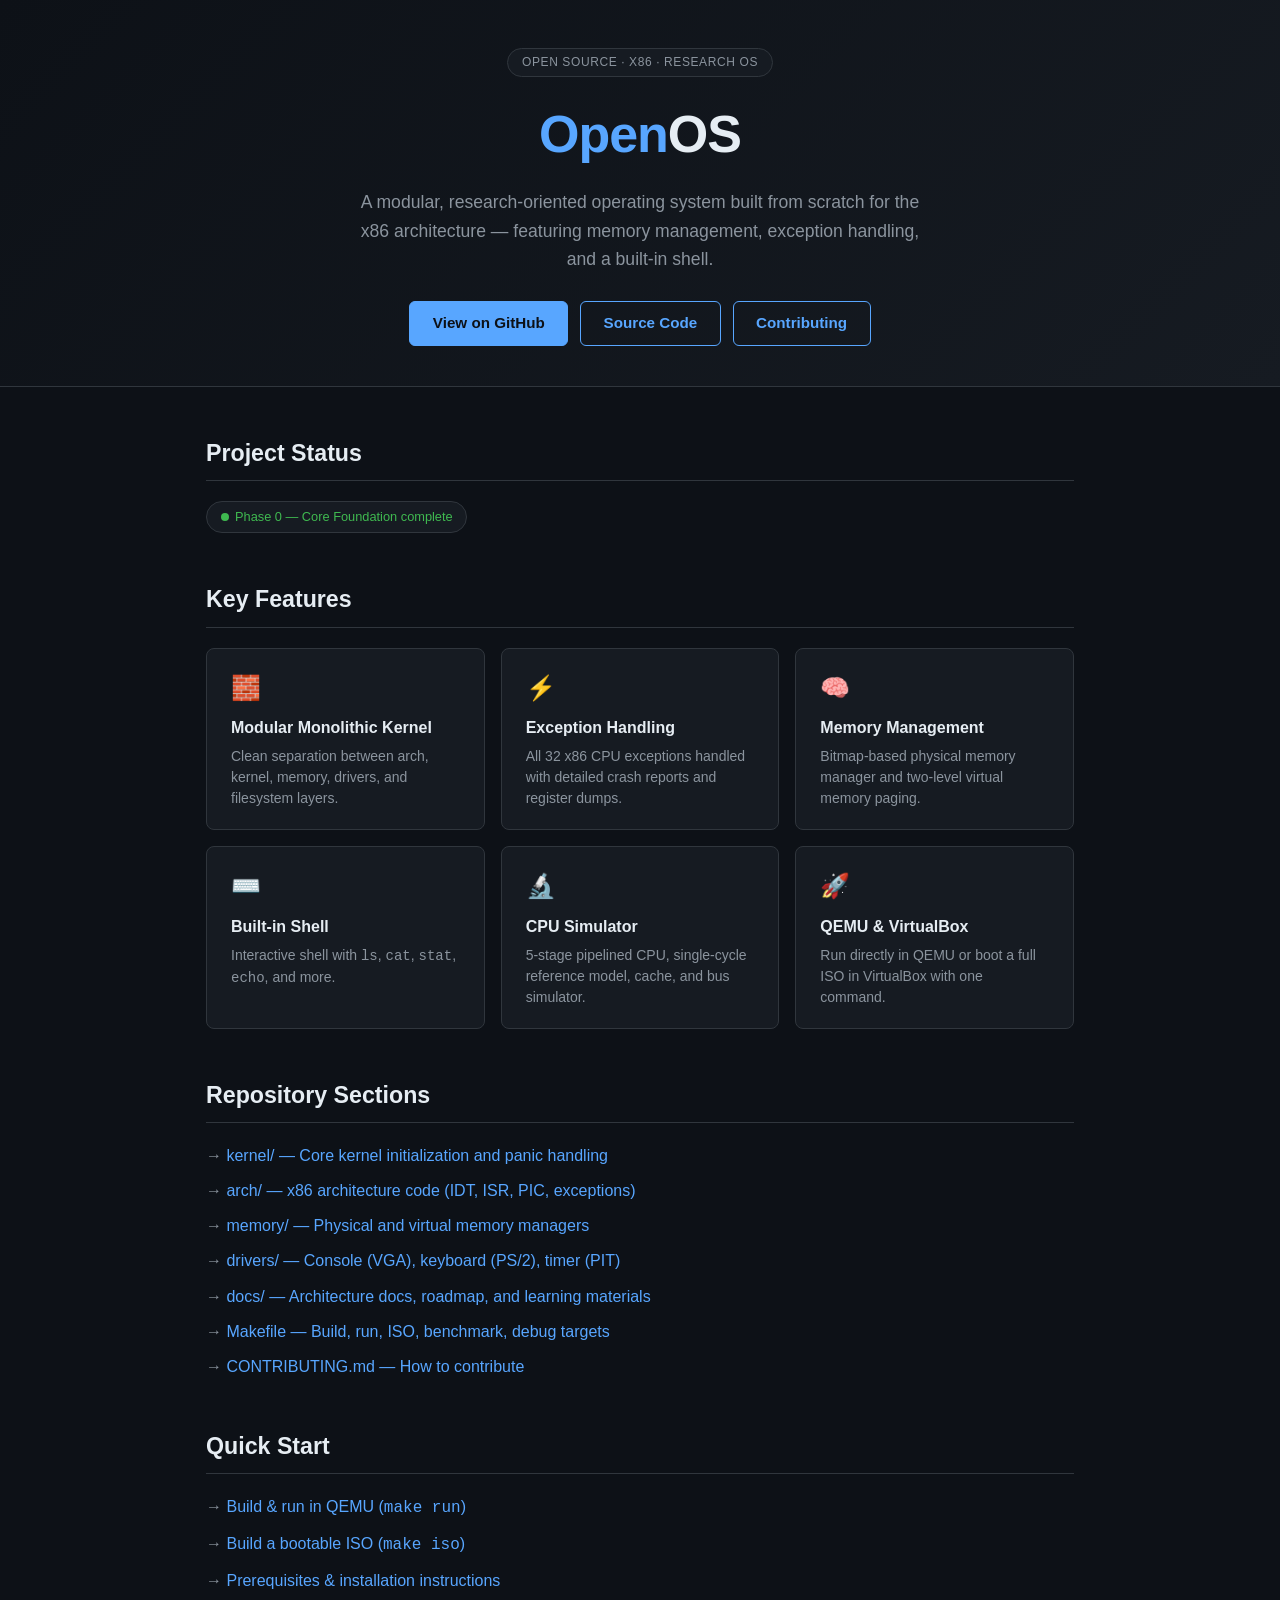
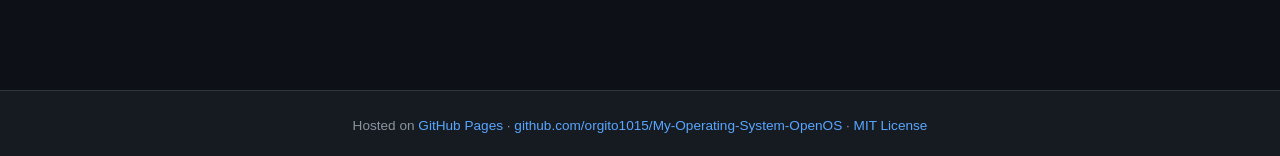
<file: docs/index.html>
<!DOCTYPE html>
<html lang="en">
<head>
  <meta charset="UTF-8" />
  <meta name="viewport" content="width=device-width, initial-scale=1.0" />
  <meta name="description" content="OpenOS — an open-source research operating system built from scratch for x86." />
  <title>OpenOS — Advanced Research Kernel</title>
  <link rel="stylesheet" href="assets/style.css" />
</head>
<body>

  <a class="skip-link" href="#main-content">Skip to main content</a>

  <!-- ── Hero / Header ── -->
  <header>
    <div class="hero-badge">Open Source · x86 · Research OS</div>
    <h1><span>Open</span>OS</h1>
    <p class="tagline">
      A modular, research-oriented operating system built from scratch for the
      x86 architecture — featuring memory management, exception handling, and
      a built-in shell.
    </p>
    <nav class="hero-actions" aria-label="Primary">
      <a class="btn btn-primary"
         href="https://github.com/orgito1015/My-Operating-System-OpenOS">
        View on GitHub
      </a>
      <a class="btn btn-secondary"
         href="https://github.com/orgito1015/My-Operating-System-OpenOS/tree/main/kernel">
        Source Code
      </a>
      <a class="btn btn-secondary"
         href="https://github.com/orgito1015/My-Operating-System-OpenOS/blob/main/CONTRIBUTING.md">
        Contributing
      </a>
    </nav>
  </header>

  <!-- ── Main Content ── -->
  <main id="main-content">

    <!-- Status -->
    <section aria-labelledby="status-heading">
      <h2 id="status-heading">Project Status</h2>
      <span class="status">Phase&nbsp;0 — Core Foundation complete</span>
    </section>

    <!-- Feature highlights -->
    <section aria-labelledby="features-heading">
      <h2 id="features-heading">Key Features</h2>
      <div class="card-grid">

        <div class="card">
          <div class="card-icon" aria-hidden="true">🧱</div>
          <h3>Modular Monolithic Kernel</h3>
          <p>Clean separation between arch, kernel, memory, drivers, and filesystem layers.</p>
        </div>

        <div class="card">
          <div class="card-icon" aria-hidden="true">⚡</div>
          <h3>Exception Handling</h3>
          <p>All 32 x86 CPU exceptions handled with detailed crash reports and register dumps.</p>
        </div>

        <div class="card">
          <div class="card-icon" aria-hidden="true">🧠</div>
          <h3>Memory Management</h3>
          <p>Bitmap-based physical memory manager and two-level virtual memory paging.</p>
        </div>

        <div class="card">
          <div class="card-icon" aria-hidden="true">⌨️</div>
          <h3>Built-in Shell</h3>
          <p>Interactive shell with <code>ls</code>, <code>cat</code>, <code>stat</code>, <code>echo</code>, and more.</p>
        </div>

        <div class="card">
          <div class="card-icon" aria-hidden="true">🔬</div>
          <h3>CPU Simulator</h3>
          <p>5-stage pipelined CPU, single-cycle reference model, cache, and bus simulator.</p>
        </div>

        <div class="card">
          <div class="card-icon" aria-hidden="true">🚀</div>
          <h3>QEMU &amp; VirtualBox</h3>
          <p>Run directly in QEMU or boot a full ISO in VirtualBox with one command.</p>
        </div>

      </div>
    </section>

    <!-- Repository sections -->
    <section aria-labelledby="repo-heading">
      <h2 id="repo-heading">Repository Sections</h2>
      <ul class="link-list">
        <li>
          <a href="https://github.com/orgito1015/My-Operating-System-OpenOS/tree/main/kernel">
            kernel/ — Core kernel initialization and panic handling
          </a>
        </li>
        <li>
          <a href="https://github.com/orgito1015/My-Operating-System-OpenOS/tree/main/arch">
            arch/ — x86 architecture code (IDT, ISR, PIC, exceptions)
          </a>
        </li>
        <li>
          <a href="https://github.com/orgito1015/My-Operating-System-OpenOS/tree/main/memory">
            memory/ — Physical and virtual memory managers
          </a>
        </li>
        <li>
          <a href="https://github.com/orgito1015/My-Operating-System-OpenOS/tree/main/drivers">
            drivers/ — Console (VGA), keyboard (PS/2), timer (PIT)
          </a>
        </li>
        <li>
          <a href="https://github.com/orgito1015/My-Operating-System-OpenOS/tree/main/docs">
            docs/ — Architecture docs, roadmap, and learning materials
          </a>
        </li>
        <li>
          <a href="https://github.com/orgito1015/My-Operating-System-OpenOS/blob/main/Makefile">
            Makefile — Build, run, ISO, benchmark, debug targets
          </a>
        </li>
        <li>
          <a href="https://github.com/orgito1015/My-Operating-System-OpenOS/blob/main/CONTRIBUTING.md">
            CONTRIBUTING.md — How to contribute
          </a>
        </li>
      </ul>
    </section>

    <!-- Quick start -->
    <section aria-labelledby="quickstart-heading">
      <h2 id="quickstart-heading">Quick Start</h2>
      <ul class="link-list">
        <li>
          <a href="https://github.com/orgito1015/My-Operating-System-OpenOS#-quick-start">
            Build &amp; run in QEMU (<code>make run</code>)
          </a>
        </li>
        <li>
          <a href="https://github.com/orgito1015/My-Operating-System-OpenOS#build-bootable-iso">
            Build a bootable ISO (<code>make iso</code>)
          </a>
        </li>
        <li>
          <a href="https://github.com/orgito1015/My-Operating-System-OpenOS#-build--run">
            Prerequisites &amp; installation instructions
          </a>
        </li>
      </ul>
    </section>

  </main>

  <!-- ── Footer ── -->
  <footer>
    <p>
      Hosted on
      <a href="https://pages.github.com/" rel="noopener noreferrer">GitHub Pages</a>
      ·
      <a href="https://github.com/orgito1015/My-Operating-System-OpenOS" rel="noopener noreferrer">
        github.com/orgito1015/My-Operating-System-OpenOS
      </a>
      ·
      <a href="https://github.com/orgito1015/My-Operating-System-OpenOS/blob/main/LICENSE" rel="noopener noreferrer">
        MIT License
      </a>
    </p>
  </footer>

</body>
</html>
</file>
<file: docs/assets/style.css>
/* OpenOS GitHub Pages — minimal stylesheet */

*, *::before, *::after {
  box-sizing: border-box;
  margin: 0;
  padding: 0;
}

:root {
  --color-bg: #0d1117;
  --color-surface: #161b22;
  --color-border: #30363d;
  --color-accent: #58a6ff;
  --color-accent-hover: #79c0ff;
  --color-text: #e6edf3;
  --color-text-muted: #8b949e;
  --color-success: #3fb950;
  --font-sans: -apple-system, BlinkMacSystemFont, "Segoe UI", Helvetica, Arial, sans-serif;
  --font-mono: "SFMono-Regular", Consolas, "Liberation Mono", Menlo, monospace;
}

html {
  scroll-behavior: smooth;
}

body {
  background-color: var(--color-bg);
  color: var(--color-text);
  font-family: var(--font-sans);
  font-size: 1rem;
  line-height: 1.6;
  min-height: 100vh;
  display: flex;
  flex-direction: column;
}

/* ── Skip link (accessibility) ── */
.skip-link {
  position: absolute;
  left: -9999px;
  top: auto;
  width: 1px;
  height: 1px;
  overflow: hidden;
}
.skip-link:focus {
  position: fixed;
  top: 0.5rem;
  left: 0.5rem;
  width: auto;
  height: auto;
  padding: 0.5rem 1rem;
  background: var(--color-accent);
  color: #000;
  border-radius: 4px;
  z-index: 9999;
  font-weight: 600;
}

/* ── Header / hero ── */
header {
  background: linear-gradient(135deg, #0d1117 0%, #161b22 100%);
  border-bottom: 1px solid var(--color-border);
  padding: 3rem 1rem 2.5rem;
  text-align: center;
}

.hero-badge {
  display: inline-block;
  background: var(--color-surface);
  border: 1px solid var(--color-border);
  border-radius: 9999px;
  padding: 0.25rem 0.85rem;
  font-size: 0.75rem;
  color: var(--color-text-muted);
  letter-spacing: 0.05em;
  text-transform: uppercase;
  margin-bottom: 1rem;
}

header h1 {
  font-size: clamp(2rem, 5vw, 3.25rem);
  font-weight: 800;
  letter-spacing: -0.02em;
  color: var(--color-text);
  margin-bottom: 0.75rem;
}

header h1 span {
  color: var(--color-accent);
}

header p.tagline {
  font-size: 1.1rem;
  color: var(--color-text-muted);
  max-width: 560px;
  margin: 0 auto 1.75rem;
}

.hero-actions {
  display: flex;
  flex-wrap: wrap;
  gap: 0.75rem;
  justify-content: center;
}

.btn {
  display: inline-block;
  padding: 0.6rem 1.4rem;
  border-radius: 6px;
  font-size: 0.95rem;
  font-weight: 600;
  text-decoration: none;
  transition: background 0.15s, color 0.15s, border-color 0.15s;
}

.btn-primary {
  background: var(--color-accent);
  color: #0d1117;
  border: 1px solid var(--color-accent);
}
.btn-primary:hover,
.btn-primary:focus-visible {
  background: var(--color-accent-hover);
  border-color: var(--color-accent-hover);
}

.btn-secondary {
  background: transparent;
  color: var(--color-accent);
  border: 1px solid var(--color-accent);
}
.btn-secondary:hover,
.btn-secondary:focus-visible {
  background: rgba(88, 166, 255, 0.1);
}

/* ── Main content ── */
main {
  flex: 1;
  max-width: 900px;
  width: 100%;
  margin: 0 auto;
  padding: 3rem 1rem;
}

/* ── Section headings ── */
section {
  margin-bottom: 3rem;
}

section h2 {
  font-size: 1.45rem;
  font-weight: 700;
  color: var(--color-text);
  margin-bottom: 1.25rem;
  padding-bottom: 0.5rem;
  border-bottom: 1px solid var(--color-border);
}

/* ── Feature cards grid ── */
.card-grid {
  display: grid;
  grid-template-columns: repeat(auto-fill, minmax(230px, 1fr));
  gap: 1rem;
}

.card {
  background: var(--color-surface);
  border: 1px solid var(--color-border);
  border-radius: 8px;
  padding: 1.25rem 1.5rem;
  transition: border-color 0.15s;
}
.card:hover {
  border-color: var(--color-accent);
}

.card-icon {
  font-size: 1.5rem;
  margin-bottom: 0.5rem;
}

.card h3 {
  font-size: 1rem;
  font-weight: 700;
  color: var(--color-text);
  margin-bottom: 0.35rem;
}

.card p {
  font-size: 0.875rem;
  color: var(--color-text-muted);
  line-height: 1.5;
}

/* ── Links list ── */
.link-list {
  list-style: none;
  display: flex;
  flex-direction: column;
  gap: 0.6rem;
}

.link-list a {
  color: var(--color-accent);
  text-decoration: none;
  font-weight: 500;
}
.link-list a:hover,
.link-list a:focus-visible {
  color: var(--color-accent-hover);
  text-decoration: underline;
}

.link-list li::before {
  content: "→ ";
  color: var(--color-text-muted);
}

/* ── Status badge ── */
.status {
  display: inline-flex;
  align-items: center;
  gap: 0.4rem;
  background: var(--color-surface);
  border: 1px solid var(--color-border);
  border-radius: 9999px;
  padding: 0.3rem 0.85rem;
  font-size: 0.8rem;
  color: var(--color-success);
}
.status::before {
  content: "";
  width: 8px;
  height: 8px;
  border-radius: 50%;
  background: var(--color-success);
}

/* ── Footer ── */
footer {
  background: var(--color-surface);
  border-top: 1px solid var(--color-border);
  text-align: center;
  padding: 1.5rem 1rem;
  font-size: 0.85rem;
  color: var(--color-text-muted);
}

footer a {
  color: var(--color-accent);
  text-decoration: none;
}
footer a:hover {
  text-decoration: underline;
}

/* ── Responsive tweaks ── */
@media (max-width: 600px) {
  header {
    padding: 2rem 1rem 1.75rem;
  }

  .card-grid {
    grid-template-columns: 1fr;
  }
}
</file>
